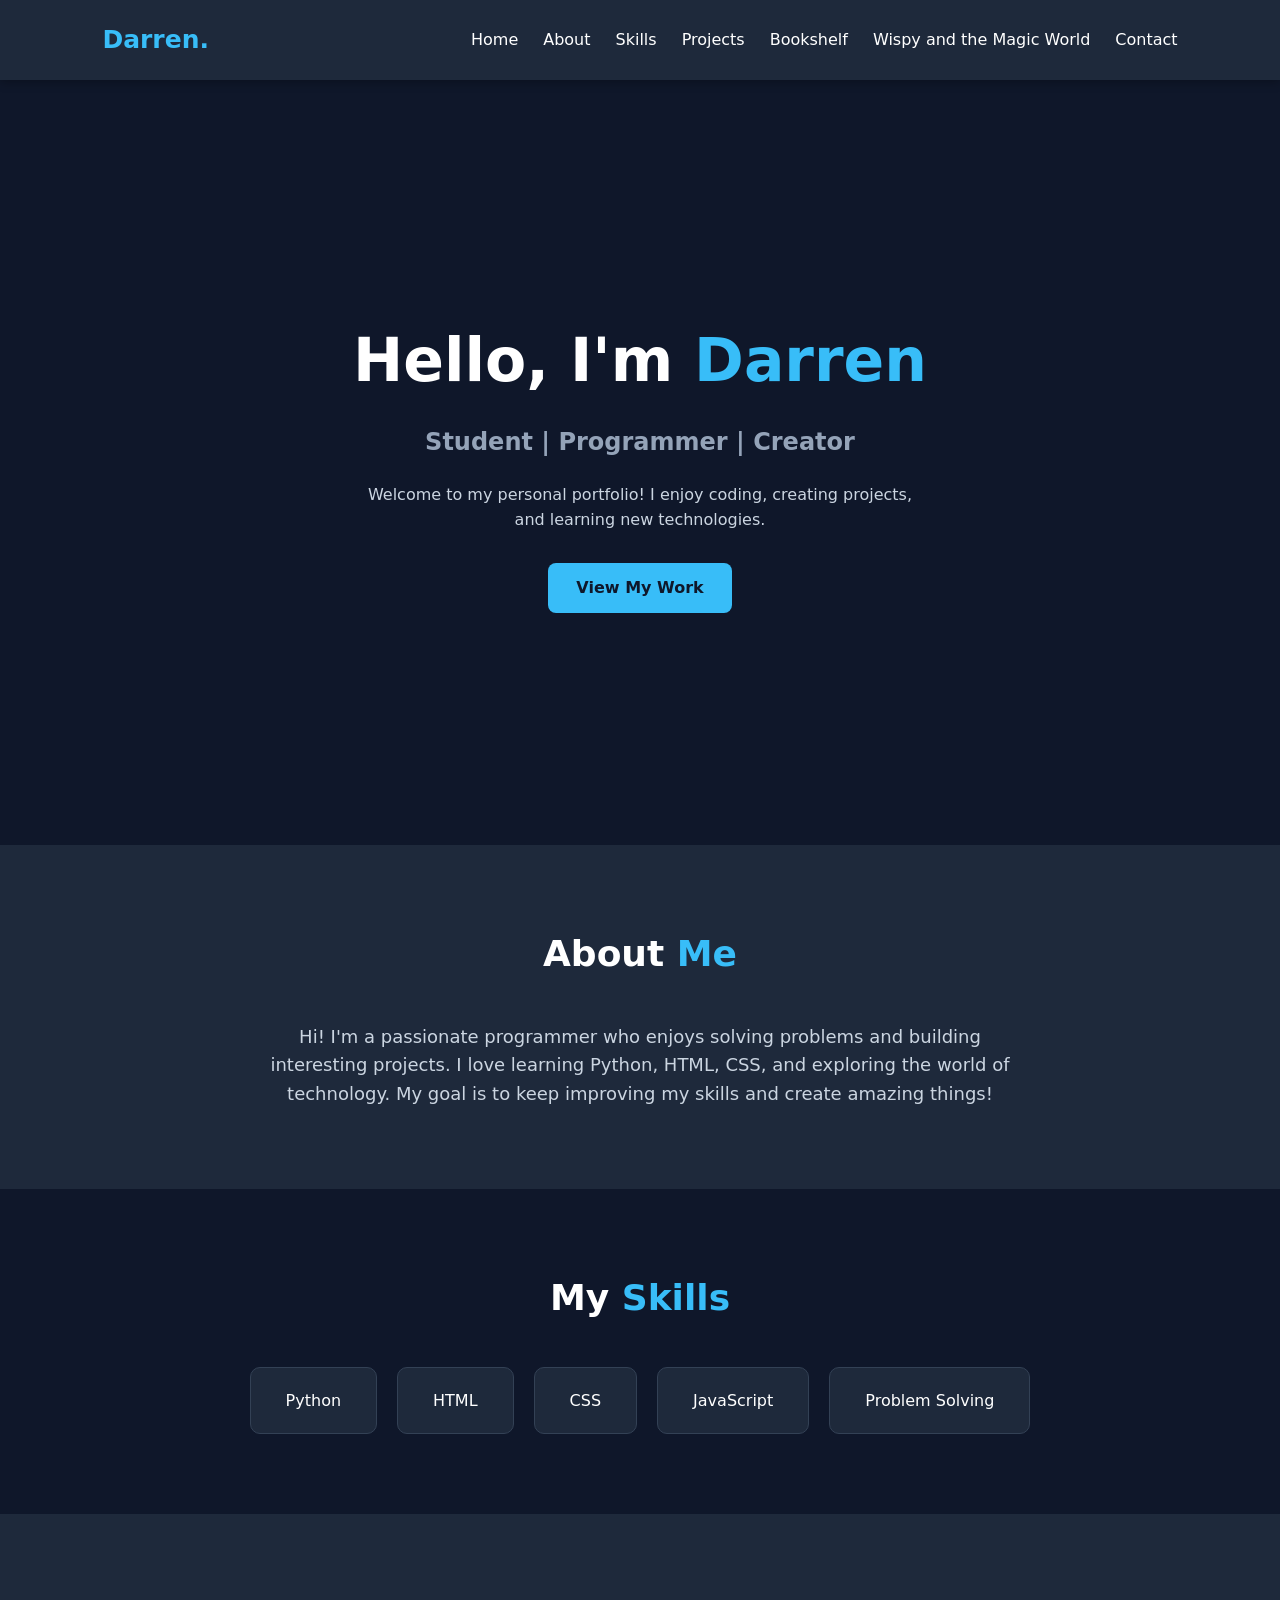
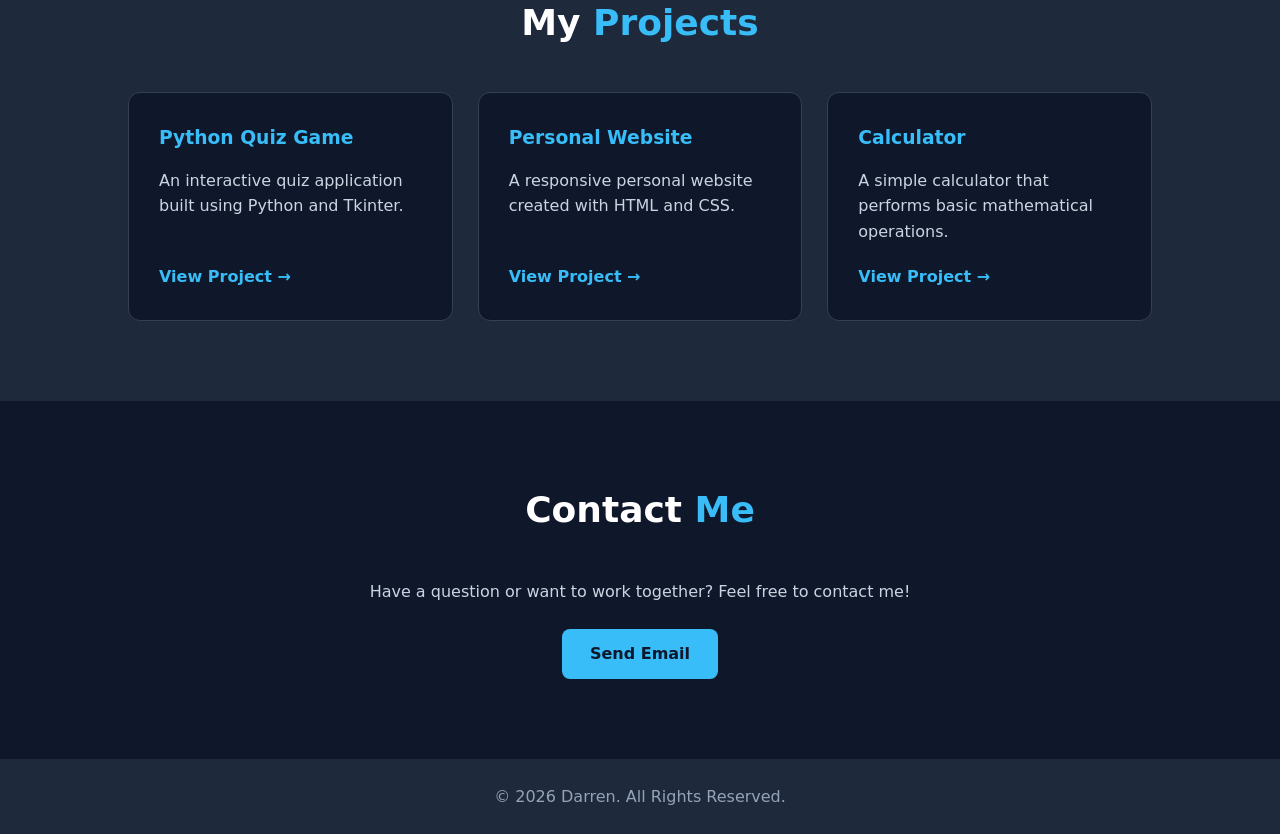
<file: index.html>
<!DOCTYPE html>
<html lang="en">
<head>
    <meta charset="UTF-8">
    <meta name="viewport" content="width=device-width, initial-scale=1.0">
    <meta name="description" content="Darren's Personal Portfolio - Showcase of projects and skills.">
    <title>Darren's Portfolio</title>

    <style>
        :root {
            --bg-dark: #0f172a;
            --bg-light: #1e293b;
            --accent: #38bdf8;
            --accent-hover: #7dd3fc;
            --text-main: #ffffff;
            --text-muted: #94a3b8;
            --text-dim: #cbd5e1;
            --border: #334155;
            --transition: all 0.3s ease;
        }

        * {
            margin: 0;
            padding: 0;
            box-sizing: border-box;
        }

        html {
            scroll-behavior: smooth;
        }

        body {
            font-family: system-ui, -apple-system, sans-serif;
            background: var(--bg-dark);
            color: var(--text-main);
            line-height: 1.6;
            overflow-x: hidden;
        }

        /* Accessibility */
        a:focus-visible, .btn:focus-visible {
            outline: 2px solid var(--accent);
            outline-offset: 4px;
        }

        /* Navigation */

        nav {
            display: flex;
            justify-content: space-between;
            align-items: center;
            padding: 20px 8%;
            background: var(--bg-light);
            position: sticky;
            top: 0;
            z-index: 100;
            box-shadow: 0 2px 10px rgba(0,0,0,0.3);
        }

        .logo {
            font-size: 25px;
            font-weight: bold;
            color: var(--accent);
        }

        nav ul {
            display: flex;
            list-style: none;
            gap: 25px;
        }

        nav a {
            color: var(--text-main);
            text-decoration: none;
            transition: var(--transition);
        }

        nav a:hover {
            color: var(--accent);
        }

        /* Hero */

        .hero {
            min-height: 85vh;
            display: flex;
            flex-direction: column;
            justify-content: center;
            align-items: center;
            text-align: center;
            padding: 40px 20px;
        }

        .hero h1 {
            font-size: clamp(36px, 6vw, 60px);
            margin-bottom: 15px;
        }

        .hero h1 span {
            color: var(--accent);
        }

        .hero h2 {
            font-size: 24px;
            color: var(--text-muted);
            margin-bottom: 20px;
        }

        .hero p {
            max-width: 550px;
            color: var(--text-dim);
            margin-bottom: 30px;
        }

        .btn {
            display: inline-block;
            padding: 12px 28px;
            background: var(--accent);
            color: var(--bg-dark);
            text-decoration: none;
            border-radius: 8px;
            font-weight: bold;
            transition: var(--transition);
        }

        .btn:hover {
            background: var(--accent-hover);
            transform: translateY(-3px);
            box-shadow: 0 5px 15px rgba(56, 189, 248, 0.4);
        }

        /* General sections */

        section {
            padding: 80px 10%;
        }

        .section-title {
            text-align: center;
            font-size: 36px;
            margin-bottom: 40px;
        }

        .section-title span {
            color: var(--accent);
        }

        /* About */

        .about {
            background: var(--bg-light);
            text-align: center;
        }

        .about p {
            max-width: 750px;
            margin: auto;
            color: var(--text-dim);
            font-size: 18px;
        }

        /* Skills */

        .skills-container {
            display: flex;
            flex-wrap: wrap;
            justify-content: center;
            gap: 20px;
        }

        .skill {
            background: var(--bg-light);
            padding: 20px 35px;
            border-radius: 10px;
            border: 1px solid var(--border);
            transition: var(--transition);
        }

        .skill:hover {
            border-color: var(--accent);
            transform: translateY(-5px);
            box-shadow: 0 5px 15px rgba(0,0,0,0.2);
        }

        /* Projects */

        .projects {
            background: var(--bg-light);
        }

        .project-container {
            display: grid;
            grid-template-columns: repeat(auto-fit, minmax(280px, 1fr));
            gap: 25px;
        }

        .project-card {
            background: var(--bg-dark);
            border-radius: 12px;
            padding: 30px;
            border: 1px solid var(--border);
            transition: var(--transition);
            display: flex;
            flex-direction: column;
        }

        .project-card:hover {
            transform: translateY(-7px);
            border-color: var(--accent);
            box-shadow: 0 10px 20px rgba(0,0,0,0.3);
        }

        .project-card h3 {
            color: var(--accent);
            margin-bottom: 15px;
        }

        .project-card p {
            color: var(--text-dim);
            margin-bottom: 20px;
            flex-grow: 1;
        }

        .project-card a {
            color: var(--accent);
            text-decoration: none;
            font-weight: bold;
            transition: var(--transition);
        }

        .project-card a:hover {
            color: var(--accent-hover);
        }

        /* Contact */

        .contact {
            text-align: center;
        }

        .contact p {
            margin-bottom: 25px;
            color: var(--text-dim);
        }

        /* Footer */

        footer {
            text-align: center;
            padding: 25px;
            background: var(--bg-light);
            color: var(--text-muted);
        }

        /* Mobile */

        @media (max-width: 600px) {
            nav {
                flex-direction: column;
                gap: 15px;
            }

            nav ul {
                gap: 12px;
                font-size: 14px;
                flex-wrap: wrap;
                justify-content: center;
            }

            section {
                padding: 60px 6%;
            }

            .section-title {
                font-size: 30px;
            }
        }

        /* Back to Top Button */
        #back-to-top {
            position: fixed;
            bottom: 30px;
            right: 30px;
            background: var(--accent);
            color: var(--bg-dark);
            width: 50px;
            height: 50px;
            border-radius: 50%;
            display: flex;
            align-items: center;
            justify-content: center;
            text-decoration: none;
            box-shadow: 0 4px 10px rgba(0,0,0,0.3);
            opacity: 0;
            visibility: hidden;
            transition: var(--transition);
            z-index: 1000;
            border: none;
            cursor: pointer;
            font-size: 24px;
        }

        #back-to-top.show {
            opacity: 1;
            visibility: visible;
        }

        #back-to-top:hover {
            background: var(--accent-hover);
            transform: translateY(-5px);
        }
    </style>
</head>

<body>

    <!-- Navigation -->

    <header>
        <nav>
            <div class="logo">Darren.</div>

            <ul>
                <li><a href="#home">Home</a></li>
                <li><a href="#about">About</a></li>
                <li><a href="#skills">Skills</a></li>
                <li><a href="#projects">Projects</a></li>
                <li><a href="bookshelf.html">Bookshelf</a></li>
                <li><a href="https://wispy-and-the-magic-world.daorongwu.com/">Wispy and the Magic World</a></li>
                <li><a href="#contact">Contact</a></li>
            </ul>
        </nav>
    </header>

    <main>
        <!-- Home -->

        <section class="hero" id="home">
            <h1>Hello, I'm <span>Darren</span></h1>

            <h2>Student | Programmer | Creator</h2>

            <p>
                Welcome to my personal portfolio!
                I enjoy coding, creating projects,
                and learning new technologies.
            </p>

            <a href="#projects" class="btn">
                View My Work
            </a>
        </section>

    <!-- About -->

    <section class="about" id="about">
        <h2 class="section-title">
            About <span>Me</span>
        </h2>

        <p>
            Hi! I'm a passionate programmer who
            enjoys solving problems and building
            interesting projects.

            I love learning Python, HTML, CSS,
            and exploring the world of technology.

            My goal is to keep improving my skills
            and create amazing things!
        </p>
    </section>

    <!-- Skills -->

    <section id="skills">
        <h2 class="section-title">
            My <span>Skills</span>
        </h2>

        <div class="skills-container">
            <div class="skill">Python</div>
            <div class="skill">HTML</div>
            <div class="skill">CSS</div>
            <div class="skill">JavaScript</div>
            <div class="skill">Problem Solving</div>
        </div>
    </section>

    <!-- Projects -->

    <section class="projects" id="projects">
        <h2 class="section-title">
            My <span>Projects</span>
        </h2>

        <div class="project-container">

            <article class="project-card">
                <h3>Python Quiz Game</h3>

                <p>
                    An interactive quiz application
                    built using Python and Tkinter.
                </p>

                <a href="#">
                    View Project →
                </a>
            </article>

            <article class="project-card">
                <h3>Personal Website</h3>

                <p>
                    A responsive personal website
                    created with HTML and CSS.
                </p>

                <a href="#">
                    View Project →
                </a>
            </article>

            <article class="project-card">
                <h3>Calculator</h3>

                <p>
                    A simple calculator that performs
                    basic mathematical operations.
                </p>

                <a href="#">
                    View Project →
                </a>
            </article>

        </div>
    </section>

    <!-- Contact -->

    <section class="contact" id="contact">
        <h2 class="section-title">
            Contact <span>Me</span>
        </h2>

        <p>
            Have a question or want to work together?
            Feel free to contact me!
        </p>

        <a
            href="mailto:darren@example.com"
            class="btn"
        >
            Send Email
        </a>
    </section>

    </main>

    <!-- Footer -->

    <footer>
        <p>
            © 2026 Darren.
            All Rights Reserved.
        </p>
    </footer>

    <button id="back-to-top" aria-label="Back to top" title="Go to top">↑</button>

    <script>
        const backToTop = document.getElementById('back-to-top');

        window.onscroll = function() {
            if (document.body.scrollTop > 200 || document.documentElement.scrollTop > 200) {
                backToTop.classList.add('show');
            } else {
                backToTop.classList.remove('show');
            }
        };

        backToTop.onclick = function() {
            window.scrollTo({ top: 0, behavior: 'smooth' });
        };
    </script>

</body>
</html>
</file>
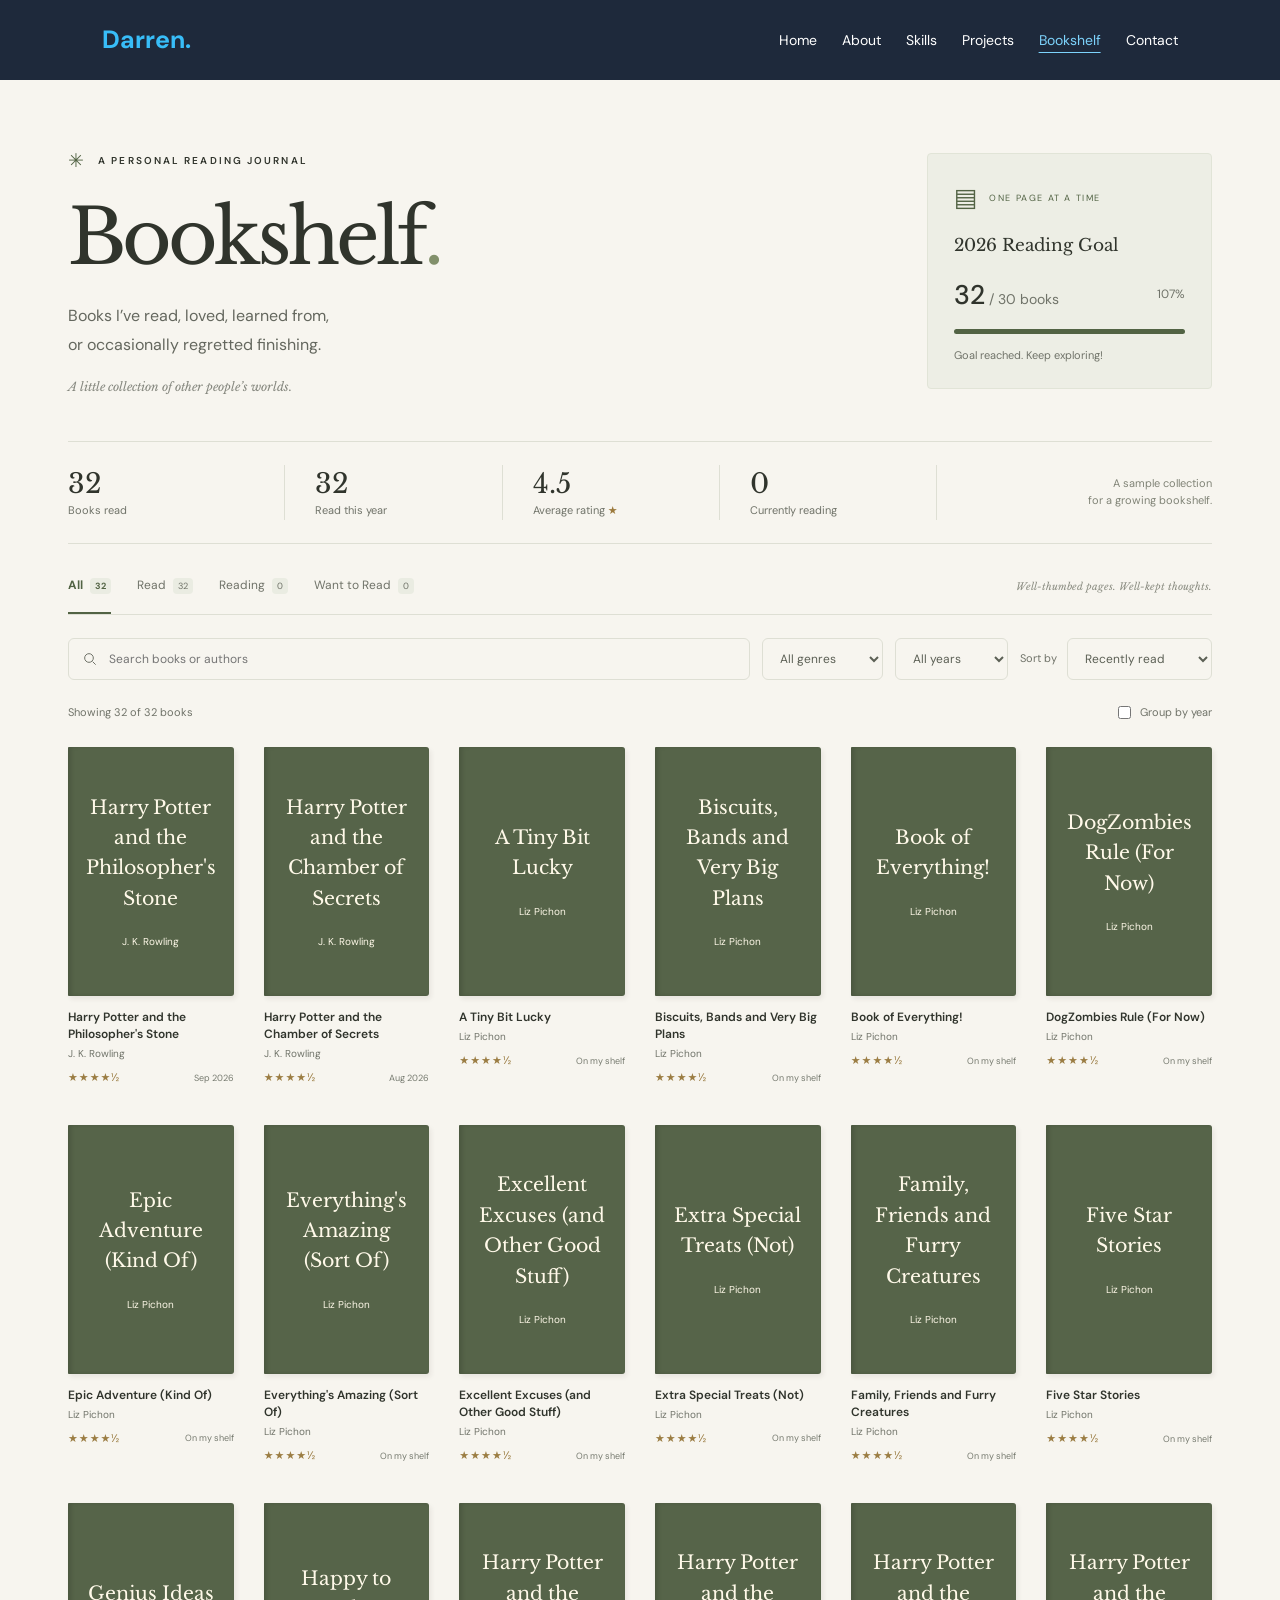
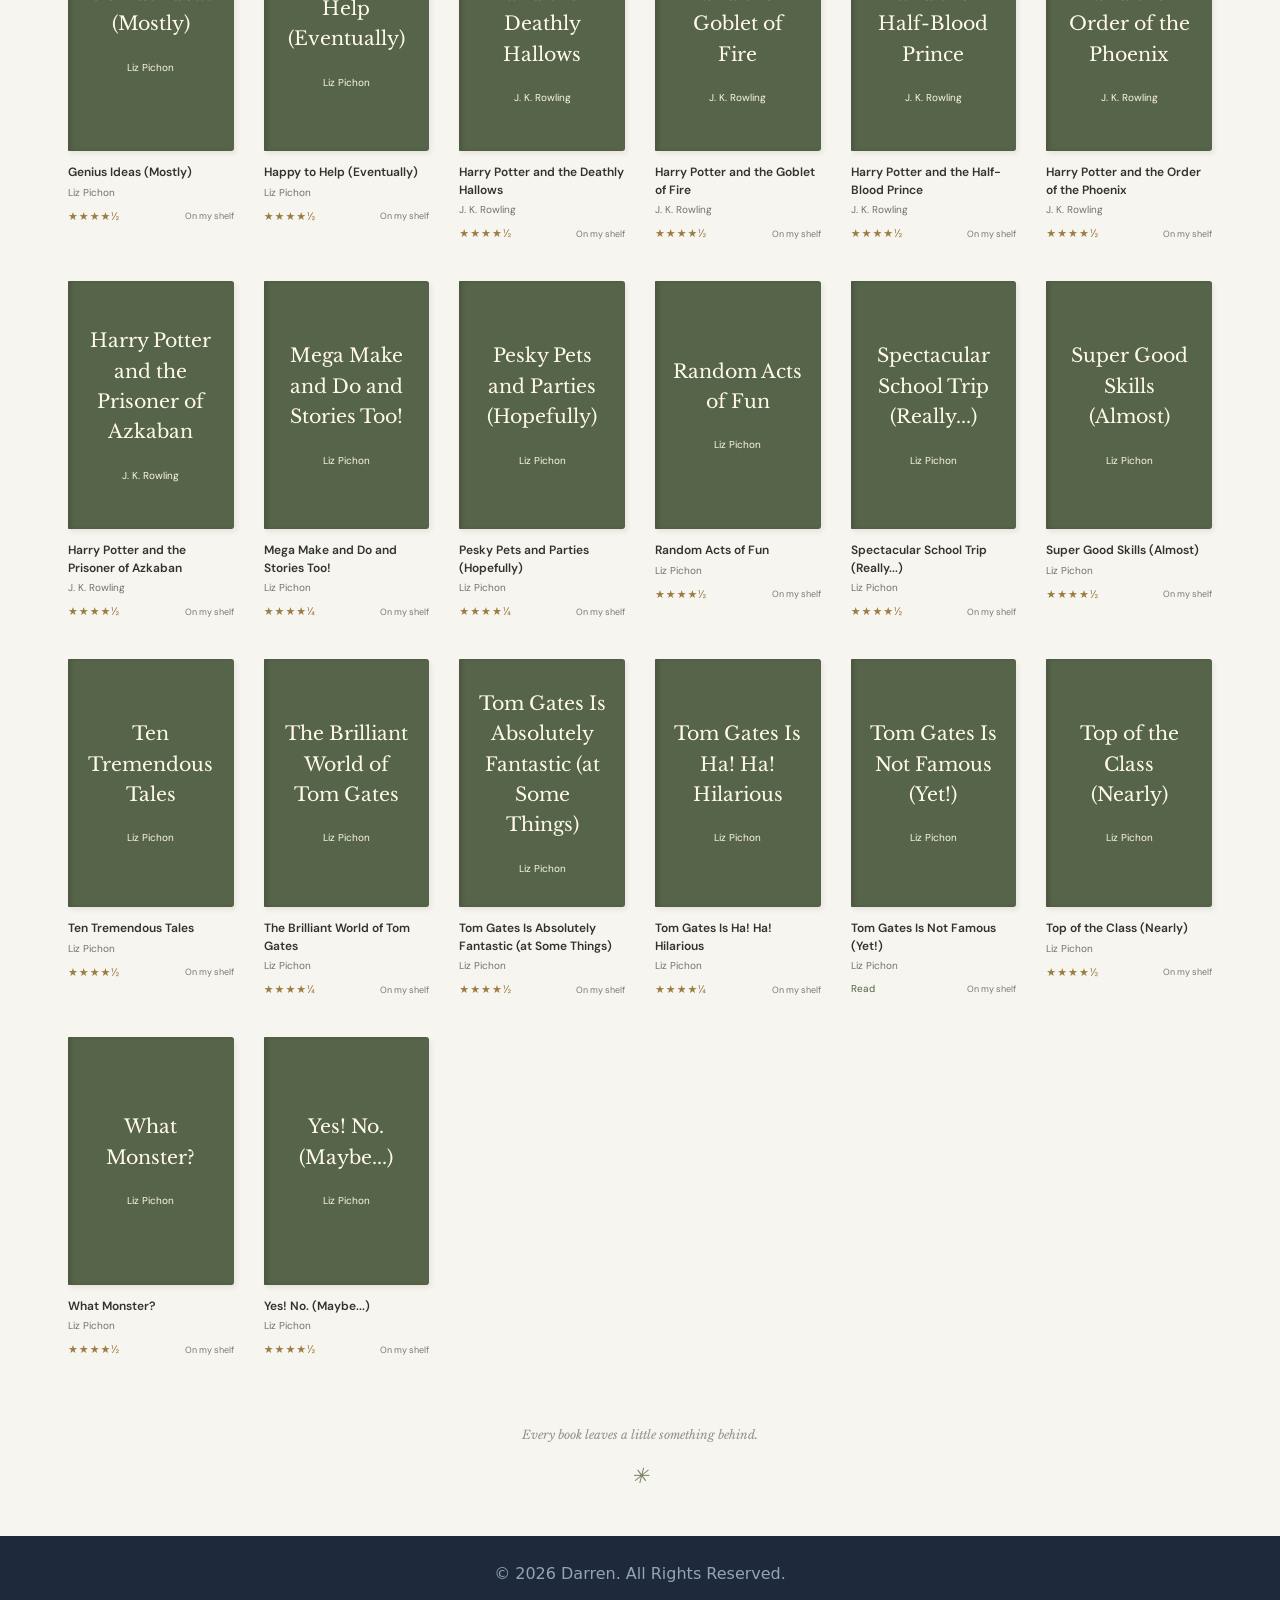
<file: bookshelf.html>
<!DOCTYPE html>
<html lang="en">
<head>
  <meta charset="UTF-8">
  <meta name="viewport" content="width=device-width, initial-scale=1.0">
  <meta name="description" content="Darren’s personal reading journal. Books, reflections, and ideas worth keeping.">
  <title>Bookshelf · Darren’s Portfolio</title>
  <link rel="stylesheet" href="bookshelf.css">
  <script src="books.js" defer></script>
  <script src="bookshelf.js" defer></script>
</head>
<body>
  <a class="skip-link" href="#main">Skip to bookshelf</a>
  <header class="portfolio-header">
    <nav aria-label="Main navigation">
      <a class="logo" href="index.html#home">Darren.</a>
      <ul>
        <li><a href="index.html#home">Home</a></li><li><a href="index.html#about">About</a></li>
        <li><a href="index.html#skills">Skills</a></li><li><a href="index.html#projects">Projects</a></li>
        <li><a href="bookshelf.html" aria-current="page">Bookshelf</a></li><li><a href="index.html#contact">Contact</a></li>
      </ul>
    </nav>
  </header>
  <main id="main">
    <section class="intro" aria-labelledby="page-title">
      <div class="intro-copy"><p class="eyebrow"><span aria-hidden="true">✳</span> A PERSONAL READING JOURNAL</p>
        <h1 id="page-title">Bookshelf<span class="heading-dot">.</span></h1>
        <p class="subtitle">Books I’ve read, loved, learned from,<br class="desktop-break"> or occasionally regretted finishing.</p>
        <p class="personal-note">A little collection of other people’s worlds.</p>
      </div>
      <aside class="goal" aria-labelledby="goal-title">
        <div class="goal-top"><span aria-hidden="true">▤</span><span>ONE PAGE AT A TIME</span></div>
        <h2 id="goal-title">2026 Reading Goal</h2>
        <p><strong id="goal-count">18</strong><span> / 30 books</span><span class="goal-percent" id="goal-percent">60%</span></p>
        <progress id="goal-progress" value="18" max="30" aria-label="2026 reading goal">18 / 30 books</progress>
        <p class="goal-note" id="goal-note">12 more adventures to go.</p>
      </aside>
    </section>
    <section class="stats" aria-label="Reading statistics">
      <div><strong id="total-read">18</strong><span>Books read</span></div>
      <div><strong id="year-read">18</strong><span>Read this year</span></div>
      <div><strong id="average-rating">4.3</strong><span>Average rating <span class="star" aria-hidden="true">★</span></span></div>
      <div><strong id="currently-reading">3</strong><span>Currently reading</span></div>
      <p class="sample-note">A sample collection<br>for a growing bookshelf.</p>
    </section>
    <section class="library" aria-label="Book collection">
      <div class="library-top"><div class="tabs" role="group" aria-label="Filter by reading status">
        <button type="button" data-status="all" aria-pressed="true">All <span></span></button>
        <button type="button" data-status="read" aria-pressed="false">Read <span></span></button>
        <button type="button" data-status="reading" aria-pressed="false">Reading <span></span></button>
        <button type="button" data-status="want-to-read" aria-pressed="false">Want to Read <span></span></button>
      </div><span class="library-caption">Well-thumbed pages. Well-kept thoughts.</span></div>
      <div class="filters">
        <label class="search"><svg aria-hidden="true" viewBox="0 0 24 24"><circle cx="10.5" cy="10.5" r="6.5"/><path d="m16 16 4.5 4.5"/></svg><span class="sr-only">Search books or authors</span><input id="search" type="search" placeholder="Search books or authors" autocomplete="off"></label>
        <label><span class="sr-only">Genre</span><select id="genre"><option value="all">All genres</option></select></label>
        <label><span class="sr-only">Year</span><select id="year"><option value="all">All years</option></select></label>
        <label class="sort"><span>Sort by</span><select id="sort"><option value="recent">Recently read</option><option value="rating">Rating</option><option value="title">Title A–Z</option><option value="author">Author</option></select></label>
      </div>
      <div class="results-toolbar"><p id="result-count" role="status" aria-live="polite"></p><label class="group-toggle"><input id="group-years" type="checkbox"> Group by year</label></div>
      <div id="book-results"></div>
      <div id="empty" hidden><h2>No books on this shelf… yet.</h2><p>Try another title, author, or filter.</p><button id="reset" type="button">Clear filters</button></div>
      <p class="shelf-end">Every book leaves a little something behind. <span aria-hidden="true">✳</span></p>
    </section>
  </main>
  <footer><p>© 2026 Darren. All Rights Reserved.</p></footer>
  <dialog id="book-dialog" aria-labelledby="detail-title"><button class="close-dialog" type="button" aria-label="Close book details">×</button><div id="detail-content"></div></dialog>
  <noscript><p class="noscript">Please enable JavaScript to browse the bookshelf and use its filters.</p></noscript>
</body>
</html>
</file>
<file: bookshelf.css>
@import url('https://fonts.googleapis.com/css2?family=DM+Sans:wght@400;450;500;600;700&family=Libre+Baskerville:ital,wght@0,400;0,700;1,400&display=swap');
:root{--paper:#f7f5ef;--ink:#30342c;--muted:#707369;--line:#dedfd4;--green:#526344;--serif:'Libre Baskerville',Georgia,serif;--sans:'DM Sans',system-ui,sans-serif}
*{box-sizing:border-box}body{margin:0;background:var(--paper);color:var(--ink);font-family:var(--sans);font-size:14px;line-height:1.6}button,input,select{font:inherit}button,select{cursor:pointer}a{color:inherit}button{color:inherit} :focus-visible{outline:3px solid #8c6634;outline-offset:5px}.sr-only{position:absolute;width:1px;height:1px;padding:0;margin:-1px;overflow:hidden;clip:rect(0,0,0,0);white-space:nowrap;border:0}.skip-link{position:absolute;top:-100px;left:20px;z-index:200;background:white;padding:12px}.skip-link:focus{top:10px}
.portfolio-header{background:#1e293b;color:white}.portfolio-header nav{max-width:1440px;margin:auto;display:flex;justify-content:space-between;align-items:center;padding:20px 8%;gap:24px}.logo{font-size:25px;font-weight:700;color:#38bdf8;text-decoration:none}nav ul{display:flex;list-style:none;gap:25px;margin:0;padding:0}nav a{text-decoration:none}nav a:hover,nav a[aria-current]{color:#7dd3fc}nav a[aria-current]{text-decoration:underline;text-underline-offset:7px}main{max-width:1240px;margin:auto;padding:0 48px}.intro{display:flex;justify-content:space-between;align-items:center;gap:48px;padding:66px 0 44px}.eyebrow{font-size:10px;letter-spacing:2.1px;font-weight:600;margin:0 0 18px}.eyebrow span{font-size:19px;color:var(--green);vertical-align:middle;margin-right:8px}h1{font-family:var(--serif);font-weight:400;font-size:76px;line-height:1.15;letter-spacing:-4px;margin:0 0 20px}.heading-dot{color:#82906b}.subtitle{font-size:16px;line-height:1.8;margin:0;color:#64675e}.personal-note{font-family:var(--serif);font-style:italic;font-size:12px;color:#85877e;margin:18px 0 0}.goal{width:285px;flex-shrink:0;background:#edeee5;border:1px solid #e1e4d7;border-radius:4px;padding:24px 26px}.goal-top{display:flex;align-items:center;gap:10px;font-size:9px;letter-spacing:1.6px;color:var(--green)}.goal-top>span:first-child{font-size:25px}.goal h2{font-family:var(--serif);font-size:17px;font-weight:400;margin:14px 0}.goal p{margin:0;color:var(--muted)}.goal p strong{font-size:27px;font-weight:500;color:var(--ink)}.goal-percent{float:right;padding-top:12px;font-size:12px}progress{width:100%;height:5px;border:0;display:block;margin:12px 0 13px;border-radius:4px;overflow:hidden;background:#d9ddcd}progress::-webkit-progress-bar{background:#d9ddcd}progress::-webkit-progress-value{background:var(--green)}progress::-moz-progress-bar{background:var(--green)}.goal .goal-note{font-size:11px}.stats{display:flex;align-items:center;border-top:1px solid var(--line);border-bottom:1px solid var(--line);padding:23px 0;gap:0}.stats>div{display:flex;flex-direction:column;min-width:19%;padding:0 30px;border-right:1px solid var(--line)}.stats>div:first-child{padding-left:0}.stats strong{font-family:var(--serif);font-weight:400;font-size:27px;line-height:1.4}.stats span{font-size:11px;color:var(--muted)}.star{color:#9c7a3d!important}.sample-note{margin:0 0 0 auto;font-size:11px;color:#818477;text-align:right}.library{padding-top:32px}.library-top{display:flex;justify-content:space-between;align-items:center;border-bottom:1px solid var(--line)}.tabs{display:flex;gap:26px}.tabs button{background:none;border:0;border-bottom:2px solid transparent;padding:0 0 17px;font-size:12px;white-space:nowrap;color:var(--muted)}.tabs button[aria-pressed=true]{border-bottom-color:var(--green);color:var(--green);font-weight:700}.tabs button span{font-size:9px;margin-left:4px;background:#eaece2;padding:2px 5px;border-radius:4px}.library-caption{font-family:var(--serif);font-style:italic;color:#8a8c81;font-size:10px;padding-bottom:17px}.filters{display:flex;gap:12px;margin-top:23px;align-items:center}.filters input,.filters select{background:transparent;border:1px solid var(--line);border-radius:6px;height:42px;color:#5c6055;font-size:12px}.search{position:relative;flex:1}.search svg{position:absolute;left:14px;top:13px;width:16px;height:16px;fill:none;stroke:var(--muted);stroke-width:1.5}.search input{padding:0 15px 0 40px;width:100%}.filters select{padding:0 30px 0 13px;max-width:190px}.sort{display:flex;align-items:center;gap:10px;margin-left:auto}.sort>span{font-size:11px;color:var(--muted);white-space:nowrap}.results-toolbar{display:flex;justify-content:space-between;align-items:center;margin:23px 0 25px;color:var(--muted);font-size:11px}.results-toolbar p{margin:0}.group-toggle{display:flex;align-items:center;gap:6px}.group-toggle input{accent-color:var(--green)}.book-grid{display:grid;grid-template-columns:repeat(6,minmax(0,1fr));gap:38px 30px}.book-card{min-width:0}.book-button{display:block;width:100%;text-align:left;background:none;border:0;padding:0}.cover{position:relative;aspect-ratio:2/3;background:#e4e3d8;box-shadow:2px 3px 5px #302b2414;transition:transform .2s,box-shadow .2s;overflow:hidden;border-radius:1px 3px 3px 1px}.cover img{display:block;width:100%;height:100%;object-fit:cover}.cover:after{content:'';position:absolute;inset:0;box-shadow:inset 3px 0 4px #0002;pointer-events:none}.book-button:hover .cover,.book-button:focus-visible .cover{transform:translateY(-5px);box-shadow:3px 10px 15px #302b2426}.book-title{display:block;font-size:12px;font-weight:600;line-height:1.45;margin:13px 0 3px;transition:color .2s}.book-button:hover .book-title{color:#687c49;text-decoration:underline;text-underline-offset:3px}.book-author{display:block;font-size:10px;color:var(--muted);line-height:1.5}.book-meta{display:flex;flex-wrap:wrap;justify-content:space-between;align-items:center;gap:3px;margin-top:8px;font-size:9px;color:#777b70}.rating{color:#9b7d43;letter-spacing:1px;font-size:11px}.status-label{color:var(--green);font-size:10px}.year-heading{font-family:var(--serif);font-weight:400;font-size:24px;border-bottom:1px solid var(--line);padding-bottom:10px;margin:32px 0 24px}.year-heading:first-child{margin-top:0}.shelf-end{text-align:center;font-family:var(--serif);font-style:italic;font-size:12px;color:#929487;margin:66px 0 42px}.shelf-end span{display:block;margin-top:16px;font-size:21px;color:#798568}footer{text-align:center;padding:25px;background:#1e293b;color:#94a3b8;font-family:system-ui,sans-serif;font-size:16px}footer p{margin:0}#empty{text-align:center;padding:65px 20px}#empty h2{font-family:var(--serif);font-weight:400}#reset{background:var(--green);color:white;border:0;border-radius:5px;padding:10px 18px}dialog{border:1px solid var(--line);background:var(--paper);color:var(--ink);border-radius:8px;max-width:780px;width:calc(100% - 32px);max-height:90vh;padding:44px}dialog::backdrop{background:#18201499;backdrop-filter:blur(3px)}body:has(dialog[open]){overflow:hidden}.close-dialog{position:absolute;right:12px;top:9px;width:36px;height:36px;background:none;border:0;font-size:27px}.detail-layout{display:grid;grid-template-columns:190px 1fr;gap:34px}.detail-layout h2{font-family:var(--serif);font-size:28px;line-height:1.3;font-weight:400;margin:0 0 8px}.detail-author{color:var(--muted);margin:0 0 12px}.detail-layout dl{display:grid;grid-template-columns:90px 1fr;font-size:12px;gap:6px;margin:20px 0}.detail-layout dt{color:var(--muted)}.detail-layout dd{margin:0}.detail-layout h3{font-size:10px;letter-spacing:1.4px;text-transform:uppercase;margin:23px 0 7px}.detail-layout blockquote{font-family:var(--serif);font-style:italic;border-left:2px solid #a9b397;padding-left:15px;margin:10px 0}.detail-tags{display:flex;flex-wrap:wrap;gap:6px;margin-top:20px}.detail-tags span{background:#e9ecdf;color:var(--green);padding:3px 9px;border-radius:4px;font-size:10px}.detail-sample{font-size:10px;color:var(--muted);margin-top:20px}.cover-fallback{height:100%;display:flex;flex-direction:column;justify-content:center;padding:18px;background:#566449;color:#fff9e9;text-align:center;font-family:var(--serif);font-size:19px}.cover-fallback small{font-family:var(--sans);font-size:10px;margin-top:20px}.noscript{text-align:center;padding:20px}
@media(min-width:1001px) and (max-width:1150px){.book-grid{grid-template-columns:repeat(5,minmax(0,1fr))}.library-caption{display:none}}@media(max-width:1000px){.book-grid{grid-template-columns:repeat(4,minmax(0,1fr));gap:30px}.library-caption{display:none}.stats>div{min-width:22%;padding:0 22px}.sample-note{display:none}.filters{flex-wrap:wrap}.search{flex-basis:40%}.sort{margin-left:0}.portfolio-header nav{padding:18px 5%}nav ul{gap:17px}h1{font-size:64px}.goal{width:255px}}
@media(max-width:760px){main{padding:0 25px}.intro{padding-top:42px;gap:24px}h1{font-size:56px}.subtitle{font-size:14px}.goal{width:220px;padding:18px}.personal-note{font-size:11px}.book-grid{grid-template-columns:repeat(3,minmax(0,1fr));gap:30px 23px}.portfolio-header nav{flex-direction:column;gap:10px}nav ul{flex-wrap:wrap;justify-content:center;font-size:13px}.stats>div{min-width:25%;padding:0 16px}.stats span{font-size:10px}.filters .search{flex-basis:100%}.filters select{max-width:100%;font-size:11px}.filters{gap:8px}.sort{margin-left:auto}.sort>span{display:none}}
@media(max-width:520px){main{padding:0 22px}.intro{display:block;padding:34px 0 25px}h1{font-size:58px}.eyebrow{font-size:8px;letter-spacing:1.5px}.goal{margin-top:27px;width:100%;padding:16px 20px}.goal-top{float:right;font-size:7px;gap:5px}.goal h2{margin:3px 0 6px;font-size:15px}.goal-top>span:first-child{font-size:18px}.goal p strong{font-size:22px}.goal .goal-note{font-size:10px}.stats{padding:20px 0}.stats>div{padding:0 9px}.stats>div:last-of-type{border:0}.stats strong{font-size:22px}.stats span{font-size:8px}.tabs{gap:18px;width:100%;justify-content:space-between}.tabs button{font-size:11px}.tabs button span{display:none}.book-grid{grid-template-columns:repeat(2,minmax(0,1fr));gap:30px 24px}.book-title{font-size:12px}.book-author{font-size:11px}.filters>label:not(.search){flex:1;min-width:0}.filters select{width:100%;padding:0 17px 0 8px;font-size:10px}.sort select{min-width:0}.group-toggle{font-size:10px}.detail-layout{display:block}.detail-layout>.cover{width:140px;margin:0 auto 24px}dialog{padding:40px 24px 24px}.detail-layout h2{font-size:25px}.shelf-end{font-size:10px}.desktop-break{display:none}}
@media(prefers-reduced-motion:reduce){*,*::before,*::after{transition:none!important;scroll-behavior:auto!important}}
</file>
